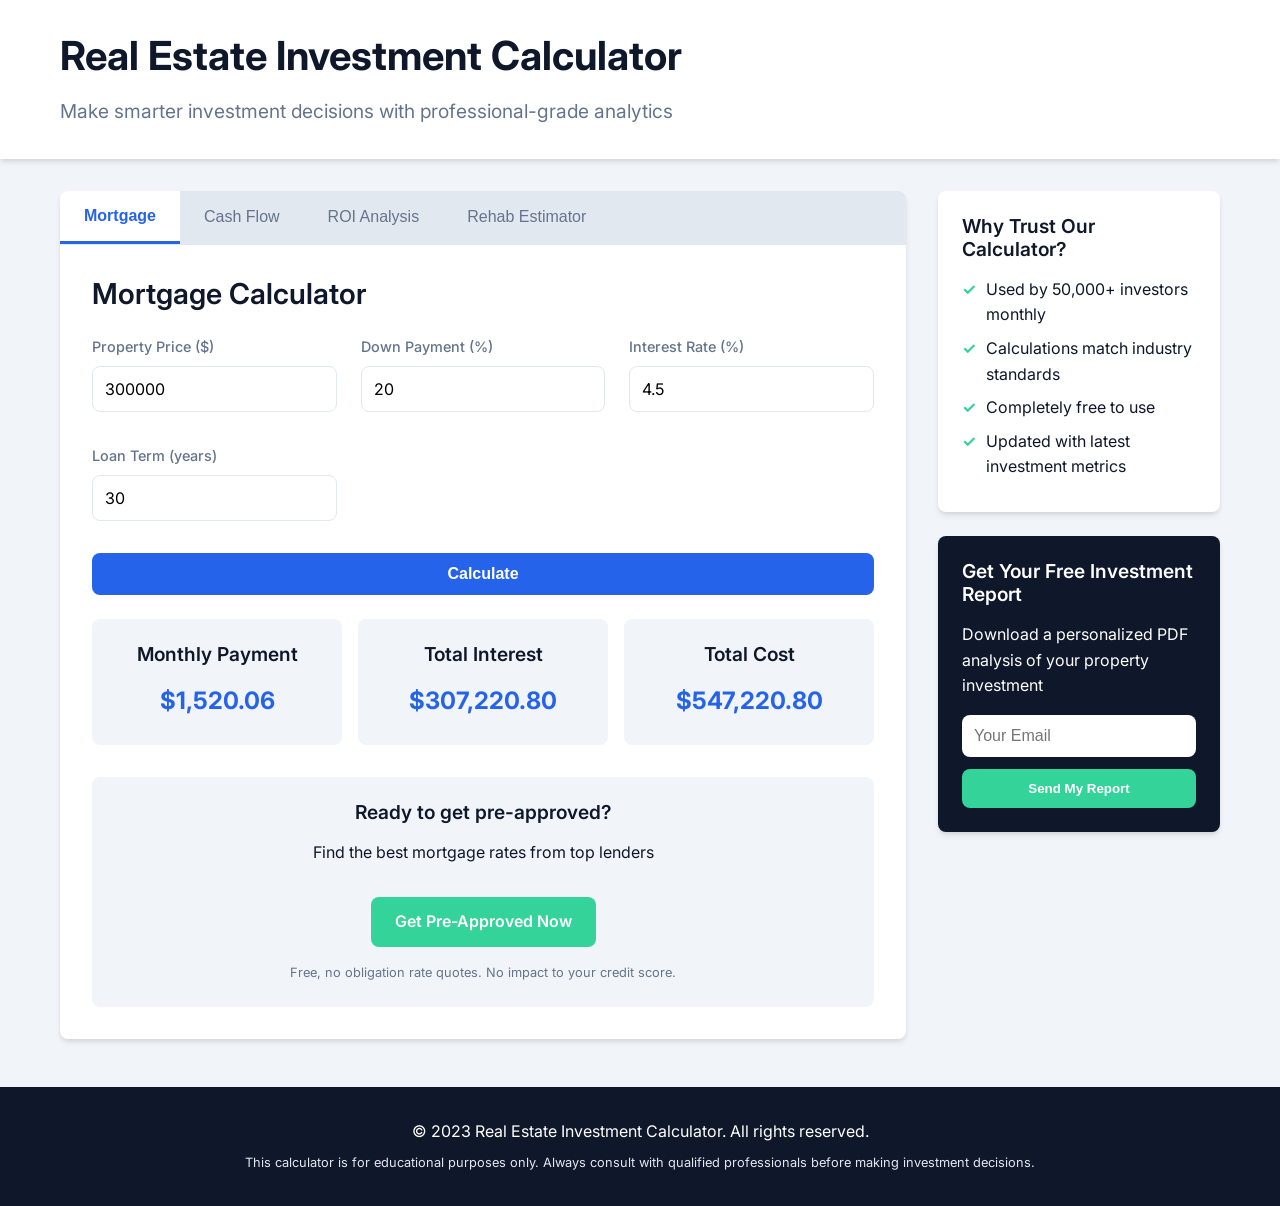
<file: index.html>
<!DOCTYPE html>
<html lang="en">
  <head>
    <meta
      name="impact-site-verification"
      value="0975514b-0cb8-45f2-9c7e-a9bc2e7e5853"
    />
    <!-- Google Analytics (GA4) -->
    <script
      async
      src="https://www.googletagmanager.com/gtag/js?id=G-V2YKDCFCHS"
    ></script>
    <script>
      window.dataLayer = window.dataLayer || [];
      function gtag() {
        dataLayer.push(arguments);
      }
      gtag("js", new Date());
      gtag("config", "G-V2YKDCFCHS"); // GA4 measurement ID
    </script>
    <meta charset="UTF-8" />
    <meta name="viewport" content="width=device-width, initial-scale=1.0" />
    <title>
      Real Estate Investment Calculator | Analyze Property Investments Like a
      Pro
    </title>
    <meta
      name="description"
      content="Free professional-grade calculator for real estate investors. Analyze cash flow, ROI, cap rates and more for your next property investment."
    />
    <!-- Additional SEO Meta Tags -->
    <meta
      name="keywords"
      content="real estate calculator, investment property calculator, cash flow calculator, ROI calculator, cap rate calculator, real estate investing, rental property calculator, mortgage calculator, rehab cost estimator"
    />
    <meta name="author" content="Real Estate Investment Calculator" />
    <meta
      property="og:title"
      content="Real Estate Investment Calculator | Analyze Property Investments Like a Pro"
    />
    <meta
      property="og:description"
      content="Free professional-grade calculator for real estate investors. Analyze cash flow, ROI, cap rates and more for your next property investment."
    />
    <meta property="og:type" content="website" />
    <meta
      property="og:url"
      content="https://vandyand.github.io/real-estate-calculator/"
    />
    <meta
      property="og:image"
      content="https://vandyand.github.io/real-estate-calculator/img/calculator-preview.jpg"
    />
    <meta name="twitter:card" content="summary_large_image" />

    <!-- JSON-LD Schema Markup -->
    <script type="application/ld+json">
      {
        "@context": "https://schema.org",
        "@type": "WebApplication",
        "name": "Real Estate Investment Calculator",
        "description": "Free professional-grade calculator for real estate investors. Analyze cash flow, ROI, cap rates and more for your next property investment.",
        "url": "https://vandyand.github.io/real-estate-calculator/",
        "applicationCategory": "FinanceApplication",
        "operatingSystem": "Any",
        "offers": {
          "@type": "Offer",
          "price": "0",
          "priceCurrency": "USD"
        },
        "featureList": "Mortgage Calculator, Cash Flow Analysis, ROI Calculator, Rehab Cost Estimator"
      }
    </script>
    <link rel="stylesheet" href="css/styles.css" />
    <link rel="preconnect" href="https://fonts.googleapis.com" />
    <link rel="preconnect" href="https://fonts.gstatic.com" crossorigin />
    <link
      href="https://fonts.googleapis.com/css2?family=Inter:wght@400;500;600;700&display=swap"
      rel="stylesheet"
    />
  </head>
  <body>
    <header>
      <div class="container">
        <h1>Real Estate Investment Calculator</h1>
        <p class="tagline">
          Make smarter investment decisions with professional-grade analytics
        </p>
      </div>
    </header>

    <main class="container">
      <div class="calculator-container">
        <div class="calculator-tabs">
          <button class="tab-button active" data-tab="mortgage">
            Mortgage
          </button>
          <button class="tab-button" data-tab="cashflow">Cash Flow</button>
          <button class="tab-button" data-tab="roi">ROI Analysis</button>
          <button class="tab-button" data-tab="rehab">Rehab Estimator</button>
        </div>

        <div class="calculator-content">
          <!-- Mortgage Calculator Tab -->
          <div class="tab-content active" id="mortgage-tab">
            <h2>Mortgage Calculator</h2>
            <div class="calculator-grid">
              <div class="input-group">
                <label for="property-price">Property Price ($)</label>
                <input type="number" id="property-price" value="300000" />
              </div>
              <div class="input-group">
                <label for="down-payment">Down Payment (%)</label>
                <input type="number" id="down-payment" value="20" />
              </div>
              <div class="input-group">
                <label for="interest-rate">Interest Rate (%)</label>
                <input
                  type="number"
                  id="interest-rate"
                  value="4.5"
                  step="0.01"
                />
              </div>
              <div class="input-group">
                <label for="loan-term">Loan Term (years)</label>
                <input type="number" id="loan-term" value="30" />
              </div>
            </div>

            <button class="calculate-button" id="mortgage-calculate">
              Calculate
            </button>

            <div class="results-container" id="mortgage-results">
              <div class="result-card">
                <h3>Monthly Payment</h3>
                <p class="result-value" id="monthly-payment">$1,520.06</p>
              </div>
              <div class="result-card">
                <h3>Total Interest</h3>
                <p class="result-value" id="total-interest">$307,220.80</p>
              </div>
              <div class="result-card">
                <h3>Total Cost</h3>
                <p class="result-value" id="total-cost">$547,220.80</p>
              </div>
            </div>

            <div class="affiliate-container">
              <h3>Ready to get pre-approved?</h3>
              <p>Find the best mortgage rates from top lenders</p>
              <a
                href="https://www.lendingtree.com/partners/mortgage-refinance.html?OfferId=1&sid=affiliate&cid=reic&esourceid=6389536"
                class="affiliate-button"
                id="mortgage-affiliate"
                >Get Pre-Approved Now</a
              >
              <p class="disclaimer">
                Free, no obligation rate quotes. No impact to your credit score.
              </p>
            </div>
          </div>

          <!-- Cash Flow Calculator Tab -->
          <div class="tab-content" id="cashflow-tab">
            <h2>Rental Cash Flow Calculator</h2>
            <div class="calculator-grid">
              <div class="input-group">
                <label for="monthly-rent">Monthly Rent ($)</label>
                <input type="number" id="monthly-rent" value="2000" />
              </div>
              <div class="input-group">
                <label for="vacancy-rate">Vacancy Rate (%)</label>
                <input type="number" id="vacancy-rate" value="5" />
              </div>
              <div class="input-group">
                <label for="property-tax">Annual Property Tax ($)</label>
                <input type="number" id="property-tax" value="3600" />
              </div>
              <div class="input-group">
                <label for="insurance">Annual Insurance ($)</label>
                <input type="number" id="insurance" value="1200" />
              </div>
              <div class="input-group">
                <label for="maintenance">Maintenance (%)</label>
                <input type="number" id="maintenance" value="5" />
              </div>
              <div class="input-group">
                <label for="capex">Capital Expenditures (%)</label>
                <input type="number" id="capex" value="5" />
              </div>
              <div class="input-group">
                <label for="management">Property Management (%)</label>
                <input type="number" id="management" value="8" />
              </div>
              <div class="input-group">
                <label for="utilities">Monthly Utilities ($)</label>
                <input type="number" id="utilities" value="0" />
              </div>
            </div>

            <button class="calculate-button" id="cashflow-calculate">
              Calculate Cash Flow
            </button>

            <div class="results-container" id="cashflow-results">
              <div class="result-card">
                <h3>Monthly Income</h3>
                <p class="result-value" id="monthly-income">$1,900.00</p>
              </div>
              <div class="result-card">
                <h3>Monthly Expenses</h3>
                <p class="result-value" id="monthly-expenses">$1,060.00</p>
              </div>
              <div class="result-card">
                <h3>Monthly Cash Flow</h3>
                <p class="result-value" id="monthly-cashflow">$840.00</p>
              </div>
              <div class="result-card">
                <h3>Annual Cash Flow</h3>
                <p class="result-value" id="annual-cashflow">$10,080.00</p>
              </div>
            </div>

            <div class="affiliate-container">
              <h3>Need property management?</h3>
              <p>Find top-rated property managers in your area</p>
              <a
                href="https://www.allpropertymanagement.com/?sid=reic&aff_id=1234"
                class="affiliate-button"
                id="property-manager-affiliate"
                >Find Property Managers</a
              >
            </div>
          </div>

          <!-- ROI Analysis Tab -->
          <div class="tab-content" id="roi-tab">
            <h2>ROI Analysis Calculator</h2>
            <div class="calculator-grid">
              <div class="input-group">
                <label for="purchase-price">Purchase Price ($)</label>
                <input type="number" id="purchase-price" value="300000" />
              </div>
              <div class="input-group">
                <label for="closing-costs">Closing Costs ($)</label>
                <input type="number" id="closing-costs" value="5000" />
              </div>
              <div class="input-group">
                <label for="rehab-budget">Rehab Budget ($)</label>
                <input type="number" id="rehab-budget" value="25000" />
              </div>
              <div class="input-group">
                <label for="annual-cashflow">Annual Cash Flow ($)</label>
                <input type="number" id="annual-cashflow-input" value="10080" />
              </div>
              <div class="input-group">
                <label for="appreciation-rate">Annual Appreciation (%)</label>
                <input type="number" id="appreciation-rate" value="3" />
              </div>
              <div class="input-group">
                <label for="investment-period">Investment Period (years)</label>
                <input type="number" id="investment-period" value="5" />
              </div>
            </div>

            <button class="calculate-button" id="roi-calculate">
              Calculate ROI
            </button>

            <div class="results-container" id="roi-results">
              <div class="result-card">
                <h3>Total Investment</h3>
                <p class="result-value" id="total-investment">$90,000.00</p>
              </div>
              <div class="result-card">
                <h3>Cash-on-Cash Return</h3>
                <p class="result-value" id="cash-on-cash">11.20%</p>
              </div>
              <div class="result-card">
                <h3>5-Year ROI</h3>
                <p class="result-value" id="total-roi">87.6%</p>
              </div>
              <div class="result-card">
                <h3>Annualized ROI</h3>
                <p class="result-value" id="annualized-roi">13.4%</p>
              </div>
            </div>

            <div class="affiliate-container">
              <h3>Ready to find your next investment property?</h3>
              <p>Browse top investment properties in your target market</p>
              <a
                href="https://www.redfin.com/buy-a-home/real-estate-investors?utm_source=affiliate&utm_campaign=reic"
                class="affiliate-button"
                id="property-search-affiliate"
                >Find Investment Properties</a
              >
            </div>
          </div>

          <!-- Rehab Estimator Tab -->
          <div class="tab-content" id="rehab-tab">
            <h2>Rehab Cost Estimator</h2>

            <div class="rehab-categories">
              <div class="rehab-category">
                <h3>Exterior</h3>
                <div class="rehab-item">
                  <label for="roof">Roof</label>
                  <select id="roof">
                    <option value="0">No Work Needed</option>
                    <option value="800">Minor Repairs</option>
                    <option value="3000">Partial Replacement</option>
                    <option value="8000">Full Replacement</option>
                  </select>
                </div>
                <div class="rehab-item">
                  <label for="siding">Siding/Exterior</label>
                  <select id="siding">
                    <option value="0">No Work Needed</option>
                    <option value="1000">Paint Only</option>
                    <option value="3500">Partial Replacement</option>
                    <option value="12000">Full Replacement</option>
                  </select>
                </div>
                <div class="rehab-item">
                  <label for="landscaping">Landscaping</label>
                  <select id="landscaping">
                    <option value="0">No Work Needed</option>
                    <option value="500">Basic Cleanup</option>
                    <option value="2500">Moderate Landscaping</option>
                    <option value="7000">Complete Overhaul</option>
                  </select>
                </div>
              </div>

              <div class="rehab-category">
                <h3>Interior</h3>
                <div class="rehab-item">
                  <label for="kitchen">Kitchen</label>
                  <select id="kitchen">
                    <option value="0">No Work Needed</option>
                    <option value="2000">Minor Updates</option>
                    <option value="8000">Moderate Remodel</option>
                    <option value="25000">Complete Renovation</option>
                  </select>
                </div>
                <div class="rehab-item">
                  <label for="bathrooms">Bathrooms</label>
                  <select id="bathrooms">
                    <option value="0">No Work Needed</option>
                    <option value="1500">Minor Updates</option>
                    <option value="5000">Moderate Remodel</option>
                    <option value="15000">Complete Renovation</option>
                  </select>
                </div>
                <div class="rehab-item">
                  <label for="flooring">Flooring</label>
                  <select id="flooring">
                    <option value="0">No Work Needed</option>
                    <option value="1500">Partial Replacement</option>
                    <option value="4500">Complete Replacement</option>
                    <option value="12000">Premium Upgrade</option>
                  </select>
                </div>
              </div>

              <div class="rehab-category">
                <h3>Systems</h3>
                <div class="rehab-item">
                  <label for="hvac">HVAC</label>
                  <select id="hvac">
                    <option value="0">No Work Needed</option>
                    <option value="1200">Minor Repairs</option>
                    <option value="4000">Partial Replacement</option>
                    <option value="10000">Full Replacement</option>
                  </select>
                </div>
                <div class="rehab-item">
                  <label for="plumbing">Plumbing</label>
                  <select id="plumbing">
                    <option value="0">No Work Needed</option>
                    <option value="800">Minor Repairs</option>
                    <option value="3500">Moderate Updates</option>
                    <option value="9000">Complete Replacement</option>
                  </select>
                </div>
                <div class="rehab-item">
                  <label for="electrical">Electrical</label>
                  <select id="electrical">
                    <option value="0">No Work Needed</option>
                    <option value="1000">Minor Updates</option>
                    <option value="4000">Partial Replacement</option>
                    <option value="12000">Complete Rewiring</option>
                  </select>
                </div>
              </div>
            </div>

            <button class="calculate-button" id="rehab-calculate">
              Calculate Rehab Costs
            </button>

            <div class="results-container" id="rehab-results">
              <div class="result-card large">
                <h3>Estimated Rehab Cost</h3>
                <p class="result-value" id="total-rehab-cost">$0.00</p>
              </div>
            </div>

            <div class="affiliate-container">
              <h3>Need reliable contractors?</h3>
              <p>
                Find top-rated contractors in your area with verified reviews
              </p>
              <a
                href="https://www.thumbtack.com/pro-center/affiliate-partners?affiliate=reic"
                class="affiliate-button"
                id="contractor-affiliate"
                >Find Contractors Now</a
              >
            </div>
          </div>
        </div>
      </div>

      <aside class="sidebar">
        <div class="sidebar-card">
          <h3>Why Trust Our Calculator?</h3>
          <ul>
            <li>Used by 50,000+ investors monthly</li>
            <li>Calculations match industry standards</li>
            <li>Completely free to use</li>
            <li>Updated with latest investment metrics</li>
          </ul>
        </div>

        <div class="sidebar-card lead-capture">
          <h3>Get Your Free Investment Report</h3>
          <p>
            Download a personalized PDF analysis of your property investment
          </p>
          <form
            id="lead-form"
            action="https://formspree.io/f/xyzeddqn"
            method="POST"
          >
            <input
              type="email"
              name="email"
              placeholder="Your Email"
              required
            />
            <button type="submit">Send My Report</button>
          </form>
        </div>
      </aside>
    </main>

    <footer>
      <div class="container">
        <p>
          &copy; 2023 Real Estate Investment Calculator. All rights reserved.
        </p>
        <p class="disclaimer">
          This calculator is for educational purposes only. Always consult with
          qualified professionals before making investment decisions.
        </p>
      </div>
    </footer>

    <script src="js/calculator.js"></script>
  </body>
</html>
</file>
<file: css/styles.css>
/* Base Styles & Reset */
:root {
  --primary-color: #2563eb;
  --primary-dark: #1d4ed8;
  --secondary-color: #0f172a;
  --accent-color: #34d399;
  --light-gray: #f1f5f9;
  --medium-gray: #e2e8f0;
  --dark-gray: #64748b;
  --border-radius: 8px;
  --box-shadow: 0 4px 6px -1px rgba(0, 0, 0, 0.1),
    0 2px 4px -1px rgba(0, 0, 0, 0.06);
}

* {
  margin: 0;
  padding: 0;
  box-sizing: border-box;
}

body {
  font-family: "Inter", sans-serif;
  line-height: 1.6;
  color: var(--secondary-color);
  background-color: var(--light-gray);
}

.container {
  max-width: 1200px;
  margin: 0 auto;
  padding: 0 20px;
}

/* Typography */
h1,
h2,
h3,
h4,
h5,
h6 {
  margin-bottom: 1rem;
  line-height: 1.2;
}

h1 {
  font-size: 2.5rem;
  font-weight: 700;
}

h2 {
  font-size: 1.8rem;
  font-weight: 600;
  color: var(--secondary-color);
  margin-bottom: 1.5rem;
}

h3 {
  font-size: 1.2rem;
  font-weight: 600;
}

p {
  margin-bottom: 1rem;
}

.tagline {
  font-size: 1.2rem;
  color: var(--dark-gray);
  margin-bottom: 0;
}

/* Header */
header {
  background-color: white;
  padding: 2rem 0;
  margin-bottom: 2rem;
  box-shadow: var(--box-shadow);
}

/* Main Layout */
main.container {
  display: grid;
  grid-template-columns: 3fr 1fr;
  gap: 2rem;
  margin-bottom: 3rem;
}

@media (max-width: 768px) {
  main.container {
    grid-template-columns: 1fr;
  }
}

/* Calculator Container */
.calculator-container {
  background-color: white;
  border-radius: var(--border-radius);
  box-shadow: var(--box-shadow);
  overflow: hidden;
}

/* Tabs */
.calculator-tabs {
  display: flex;
  background-color: var(--medium-gray);
  border-bottom: 1px solid var(--medium-gray);
}

.tab-button {
  padding: 1rem 1.5rem;
  background: none;
  border: none;
  cursor: pointer;
  font-size: 1rem;
  font-weight: 500;
  color: var(--dark-gray);
  transition: all 0.2s ease;
}

.tab-button:hover {
  background-color: rgba(255, 255, 255, 0.5);
}

.tab-button.active {
  background-color: white;
  color: var(--primary-color);
  font-weight: 600;
  border-bottom: 3px solid var(--primary-color);
}

/* Calculator Content */
.calculator-content {
  padding: 2rem;
}

.tab-content {
  display: none;
}

.tab-content.active {
  display: block;
}

/* Calculator Grid */
.calculator-grid {
  display: grid;
  grid-template-columns: repeat(auto-fill, minmax(200px, 1fr));
  gap: 1.5rem;
  margin-bottom: 1.5rem;
}

.input-group {
  margin-bottom: 0.5rem;
}

.input-group label {
  display: block;
  margin-bottom: 0.5rem;
  font-weight: 500;
  font-size: 0.9rem;
  color: var(--dark-gray);
}

.input-group input,
.input-group select {
  width: 100%;
  padding: 0.75rem;
  border: 1px solid var(--medium-gray);
  border-radius: var(--border-radius);
  font-size: 1rem;
  font-family: inherit;
}

.input-group input:focus,
.input-group select:focus {
  outline: none;
  border-color: var(--primary-color);
  box-shadow: 0 0 0 3px rgba(37, 99, 235, 0.1);
}

/* Buttons */
.calculate-button {
  background-color: var(--primary-color);
  color: white;
  border: none;
  border-radius: var(--border-radius);
  padding: 0.75rem 1.5rem;
  font-size: 1rem;
  font-weight: 600;
  cursor: pointer;
  transition: background-color 0.2s ease;
  margin-bottom: 1.5rem;
  width: 100%;
}

.calculate-button:hover {
  background-color: var(--primary-dark);
}

/* Results Container */
.results-container {
  display: grid;
  grid-template-columns: repeat(auto-fill, minmax(200px, 1fr));
  gap: 1rem;
  margin-bottom: 2rem;
}

.result-card {
  background-color: var(--light-gray);
  border-radius: var(--border-radius);
  padding: 1.5rem;
  text-align: center;
}

.result-card.large {
  grid-column: 1 / -1;
  text-align: center;
}

.result-value {
  font-size: 1.5rem;
  font-weight: 700;
  color: var(--primary-color);
  margin-bottom: 0;
}

/* Affiliate Container */
.affiliate-container {
  background-color: var(--light-gray);
  border-radius: var(--border-radius);
  padding: 1.5rem;
  text-align: center;
  margin-top: 2rem;
}

.affiliate-button {
  display: inline-block;
  background-color: var(--accent-color);
  color: white;
  text-decoration: none;
  padding: 0.75rem 1.5rem;
  border-radius: var(--border-radius);
  font-weight: 600;
  margin: 1rem 0;
  transition: transform 0.2s ease, box-shadow 0.2s ease;
}

.affiliate-button:hover {
  transform: translateY(-2px);
  box-shadow: 0 4px 12px rgba(0, 0, 0, 0.1);
}

.disclaimer {
  font-size: 0.8rem;
  color: var(--dark-gray);
  margin-bottom: 0;
}

/* Sidebar */
.sidebar {
  display: flex;
  flex-direction: column;
  gap: 1.5rem;
}

.sidebar-card {
  background-color: white;
  border-radius: var(--border-radius);
  padding: 1.5rem;
  box-shadow: var(--box-shadow);
}

.sidebar-card ul {
  list-style-type: none;
  margin-bottom: 0;
}

.sidebar-card ul li {
  margin-bottom: 0.5rem;
  padding-left: 1.5rem;
  position: relative;
}

.sidebar-card ul li:before {
  content: "✓";
  color: var(--accent-color);
  position: absolute;
  left: 0;
  font-weight: bold;
}

.sidebar-card.lead-capture {
  background-color: var(--secondary-color);
  color: white;
}

.sidebar-card.lead-capture h3 {
  color: white;
}

.sidebar-card.lead-capture form {
  display: flex;
  flex-direction: column;
  gap: 0.75rem;
}

.sidebar-card.lead-capture input {
  padding: 0.75rem;
  border: none;
  border-radius: var(--border-radius);
  font-size: 1rem;
}

.sidebar-card.lead-capture button {
  background-color: var(--accent-color);
  color: white;
  border: none;
  border-radius: var(--border-radius);
  padding: 0.75rem;
  font-weight: 600;
  cursor: pointer;
  transition: background-color 0.2s ease;
}

/* Rehab Estimator Styles */
.rehab-categories {
  display: grid;
  grid-template-columns: repeat(auto-fill, minmax(300px, 1fr));
  gap: 1.5rem;
  margin-bottom: 1.5rem;
}

.rehab-category {
  background-color: var(--light-gray);
  border-radius: var(--border-radius);
  padding: 1.5rem;
}

.rehab-item {
  margin-bottom: 1rem;
}

.rehab-item label {
  display: block;
  margin-bottom: 0.5rem;
  font-weight: 500;
}

/* Footer */
footer {
  background-color: var(--secondary-color);
  color: white;
  padding: 2rem 0;
  text-align: center;
}

footer p {
  margin-bottom: 0.5rem;
}

footer .disclaimer {
  color: var(--medium-gray);
}

/* Responsive Adjustments */
@media (max-width: 768px) {
  .calculator-tabs {
    flex-wrap: wrap;
  }

  .tab-button {
    flex: 1 1 auto;
    padding: 0.75rem;
    font-size: 0.9rem;
    text-align: center;
  }

  .calculator-content {
    padding: 1.5rem;
  }

  .calculator-grid {
    grid-template-columns: 1fr;
  }

  .results-container {
    grid-template-columns: 1fr;
  }
}
</file>
<file: src/css/styles.css>
/* Base Styles & Reset */
:root {
  --primary-color: #2563eb;
  --primary-dark: #1d4ed8;
  --secondary-color: #0f172a;
  --accent-color: #34d399;
  --light-gray: #f1f5f9;
  --medium-gray: #e2e8f0;
  --dark-gray: #64748b;
  --border-radius: 8px;
  --box-shadow: 0 4px 6px -1px rgba(0, 0, 0, 0.1),
    0 2px 4px -1px rgba(0, 0, 0, 0.06);
}

* {
  margin: 0;
  padding: 0;
  box-sizing: border-box;
}

body {
  font-family: "Inter", sans-serif;
  line-height: 1.6;
  color: var(--secondary-color);
  background-color: var(--light-gray);
}

.container {
  max-width: 1200px;
  margin: 0 auto;
  padding: 0 20px;
}

/* Typography */
h1,
h2,
h3,
h4,
h5,
h6 {
  margin-bottom: 1rem;
  line-height: 1.2;
}

h1 {
  font-size: 2.5rem;
  font-weight: 700;
}

h2 {
  font-size: 1.8rem;
  font-weight: 600;
  color: var(--secondary-color);
  margin-bottom: 1.5rem;
}

h3 {
  font-size: 1.2rem;
  font-weight: 600;
}

p {
  margin-bottom: 1rem;
}

.tagline {
  font-size: 1.2rem;
  color: var(--dark-gray);
  margin-bottom: 0;
}

/* Header */
header {
  background-color: white;
  padding: 2rem 0;
  margin-bottom: 2rem;
  box-shadow: var(--box-shadow);
}

/* Main Layout */
main.container {
  display: grid;
  grid-template-columns: 3fr 1fr;
  gap: 2rem;
  margin-bottom: 3rem;
}

@media (max-width: 768px) {
  main.container {
    grid-template-columns: 1fr;
  }
}

/* Calculator Container */
.calculator-container {
  background-color: white;
  border-radius: var(--border-radius);
  box-shadow: var(--box-shadow);
  overflow: hidden;
}

/* Tabs */
.calculator-tabs {
  display: flex;
  background-color: var(--medium-gray);
  border-bottom: 1px solid var(--medium-gray);
}

.tab-button {
  padding: 1rem 1.5rem;
  background: none;
  border: none;
  cursor: pointer;
  font-size: 1rem;
  font-weight: 500;
  color: var(--dark-gray);
  transition: all 0.2s ease;
}

.tab-button:hover {
  background-color: rgba(255, 255, 255, 0.5);
}

.tab-button.active {
  background-color: white;
  color: var(--primary-color);
  font-weight: 600;
  border-bottom: 3px solid var(--primary-color);
}

/* Calculator Content */
.calculator-content {
  padding: 2rem;
}

.tab-content {
  display: none;
}

.tab-content.active {
  display: block;
}

/* Calculator Grid */
.calculator-grid {
  display: grid;
  grid-template-columns: repeat(auto-fill, minmax(200px, 1fr));
  gap: 1.5rem;
  margin-bottom: 1.5rem;
}

.input-group {
  margin-bottom: 0.5rem;
}

.input-group label {
  display: block;
  margin-bottom: 0.5rem;
  font-weight: 500;
  font-size: 0.9rem;
  color: var(--dark-gray);
}

.input-group input,
.input-group select {
  width: 100%;
  padding: 0.75rem;
  border: 1px solid var(--medium-gray);
  border-radius: var(--border-radius);
  font-size: 1rem;
  font-family: inherit;
}

.input-group input:focus,
.input-group select:focus {
  outline: none;
  border-color: var(--primary-color);
  box-shadow: 0 0 0 3px rgba(37, 99, 235, 0.1);
}

/* Buttons */
.calculate-button {
  background-color: var(--primary-color);
  color: white;
  border: none;
  border-radius: var(--border-radius);
  padding: 0.75rem 1.5rem;
  font-size: 1rem;
  font-weight: 600;
  cursor: pointer;
  transition: background-color 0.2s ease;
  margin-bottom: 1.5rem;
  width: 100%;
}

.calculate-button:hover {
  background-color: var(--primary-dark);
}

/* Results Container */
.results-container {
  display: grid;
  grid-template-columns: repeat(auto-fill, minmax(200px, 1fr));
  gap: 1rem;
  margin-bottom: 2rem;
}

.result-card {
  background-color: var(--light-gray);
  border-radius: var(--border-radius);
  padding: 1.5rem;
  text-align: center;
}

.result-card.large {
  grid-column: 1 / -1;
  text-align: center;
}

.result-value {
  font-size: 1.5rem;
  font-weight: 700;
  color: var(--primary-color);
  margin-bottom: 0;
}

/* Affiliate Container */
.affiliate-container {
  background-color: var(--light-gray);
  border-radius: var(--border-radius);
  padding: 1.5rem;
  text-align: center;
  margin-top: 2rem;
}

.affiliate-button {
  display: inline-block;
  background-color: var(--accent-color);
  color: white;
  text-decoration: none;
  padding: 0.75rem 1.5rem;
  border-radius: var(--border-radius);
  font-weight: 600;
  margin: 1rem 0;
  transition: transform 0.2s ease, box-shadow 0.2s ease;
}

.affiliate-button:hover {
  transform: translateY(-2px);
  box-shadow: 0 4px 12px rgba(0, 0, 0, 0.1);
}

.disclaimer {
  font-size: 0.8rem;
  color: var(--dark-gray);
  margin-bottom: 0;
}

/* Sidebar */
.sidebar {
  display: flex;
  flex-direction: column;
  gap: 1.5rem;
}

.sidebar-card {
  background-color: white;
  border-radius: var(--border-radius);
  padding: 1.5rem;
  box-shadow: var(--box-shadow);
}

.sidebar-card ul {
  list-style-type: none;
  margin-bottom: 0;
}

.sidebar-card ul li {
  margin-bottom: 0.5rem;
  padding-left: 1.5rem;
  position: relative;
}

.sidebar-card ul li:before {
  content: "✓";
  color: var(--accent-color);
  position: absolute;
  left: 0;
  font-weight: bold;
}

.sidebar-card.lead-capture {
  background-color: var(--secondary-color);
  color: white;
}

.sidebar-card.lead-capture h3 {
  color: white;
}

.sidebar-card.lead-capture form {
  display: flex;
  flex-direction: column;
  gap: 0.75rem;
}

.sidebar-card.lead-capture input {
  padding: 0.75rem;
  border: none;
  border-radius: var(--border-radius);
  font-size: 1rem;
}

.sidebar-card.lead-capture button {
  background-color: var(--accent-color);
  color: white;
  border: none;
  border-radius: var(--border-radius);
  padding: 0.75rem;
  font-weight: 600;
  cursor: pointer;
  transition: background-color 0.2s ease;
}

/* Rehab Estimator Styles */
.rehab-categories {
  display: grid;
  grid-template-columns: repeat(auto-fill, minmax(300px, 1fr));
  gap: 1.5rem;
  margin-bottom: 1.5rem;
}

.rehab-category {
  background-color: var(--light-gray);
  border-radius: var(--border-radius);
  padding: 1.5rem;
}

.rehab-item {
  margin-bottom: 1rem;
}

.rehab-item label {
  display: block;
  margin-bottom: 0.5rem;
  font-weight: 500;
}

/* Footer */
footer {
  background-color: var(--secondary-color);
  color: white;
  padding: 2rem 0;
  text-align: center;
}

footer p {
  margin-bottom: 0.5rem;
}

footer .disclaimer {
  color: var(--medium-gray);
}

/* Responsive Adjustments */
@media (max-width: 768px) {
  .calculator-tabs {
    flex-wrap: wrap;
  }

  .tab-button {
    flex: 1 1 auto;
    padding: 0.75rem;
    font-size: 0.9rem;
    text-align: center;
  }

  .calculator-content {
    padding: 1.5rem;
  }

  .calculator-grid {
    grid-template-columns: 1fr;
  }

  .results-container {
    grid-template-columns: 1fr;
  }
}
</file>
